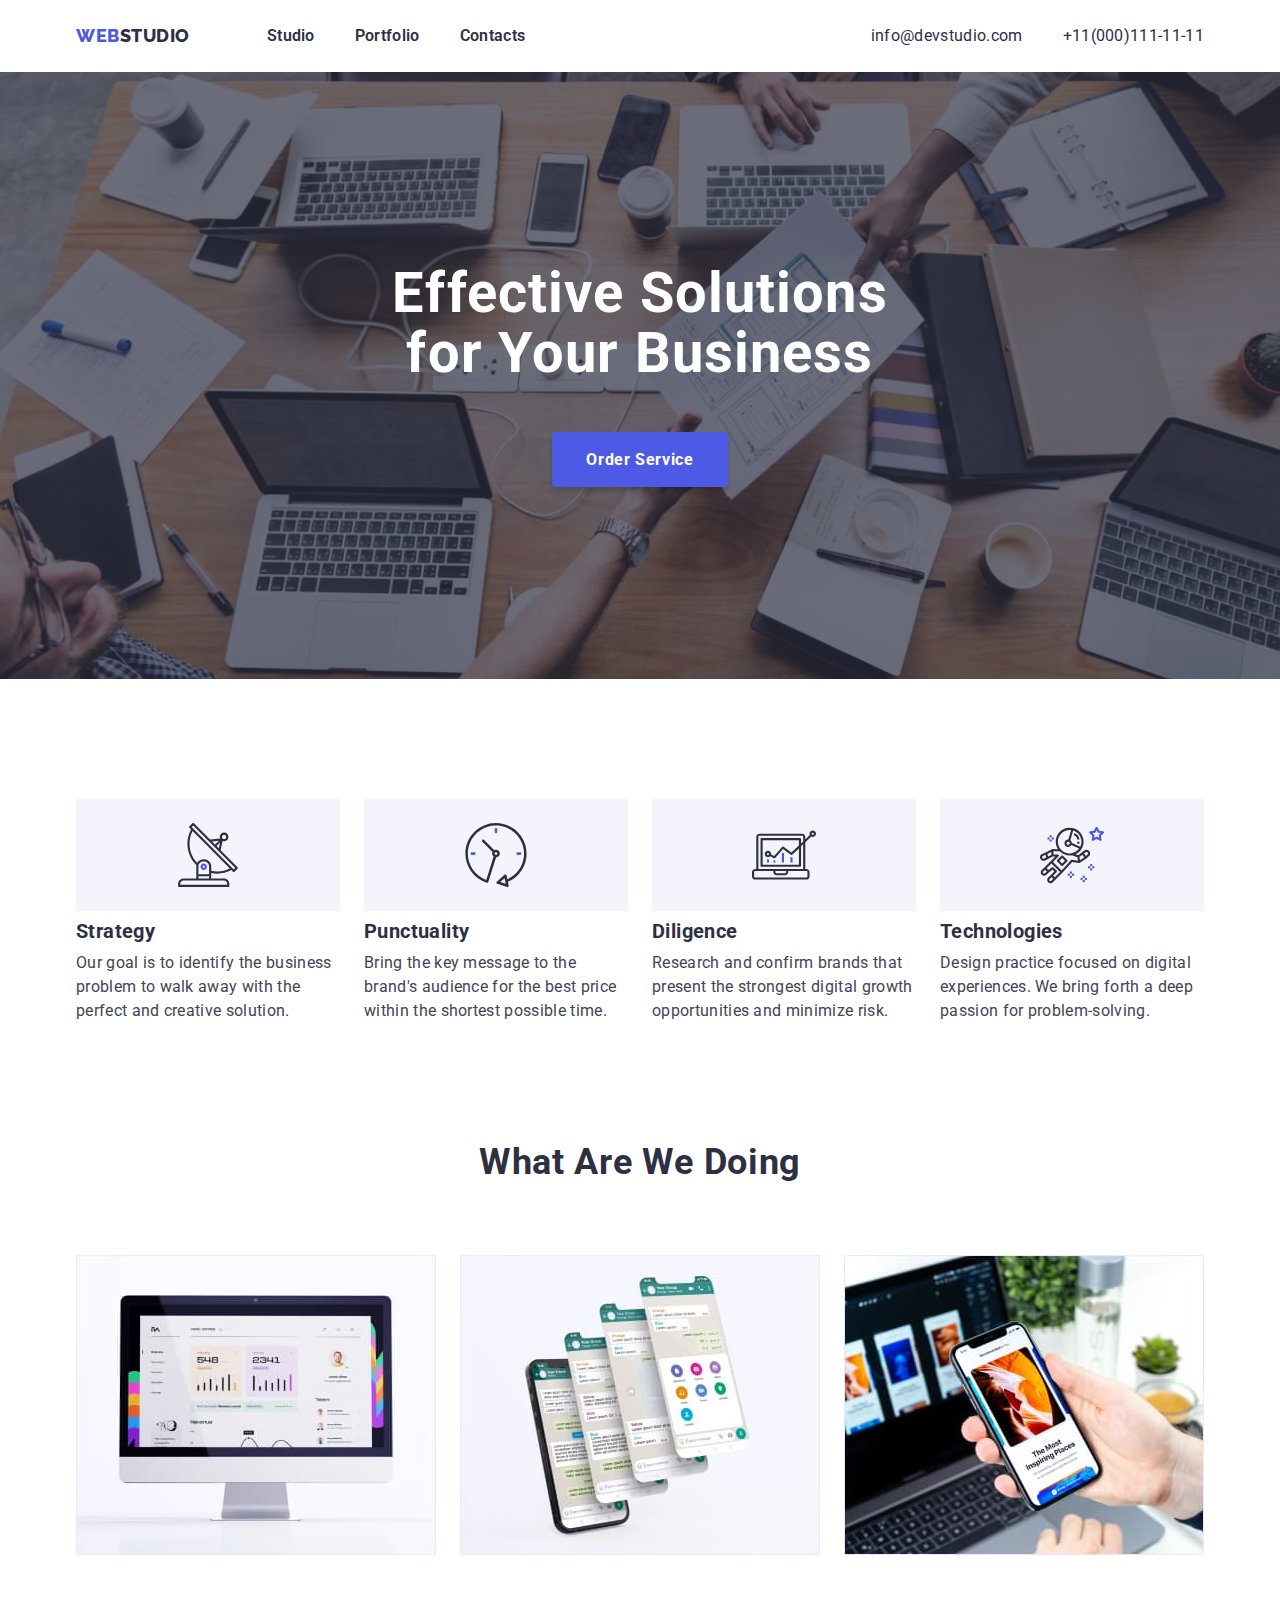
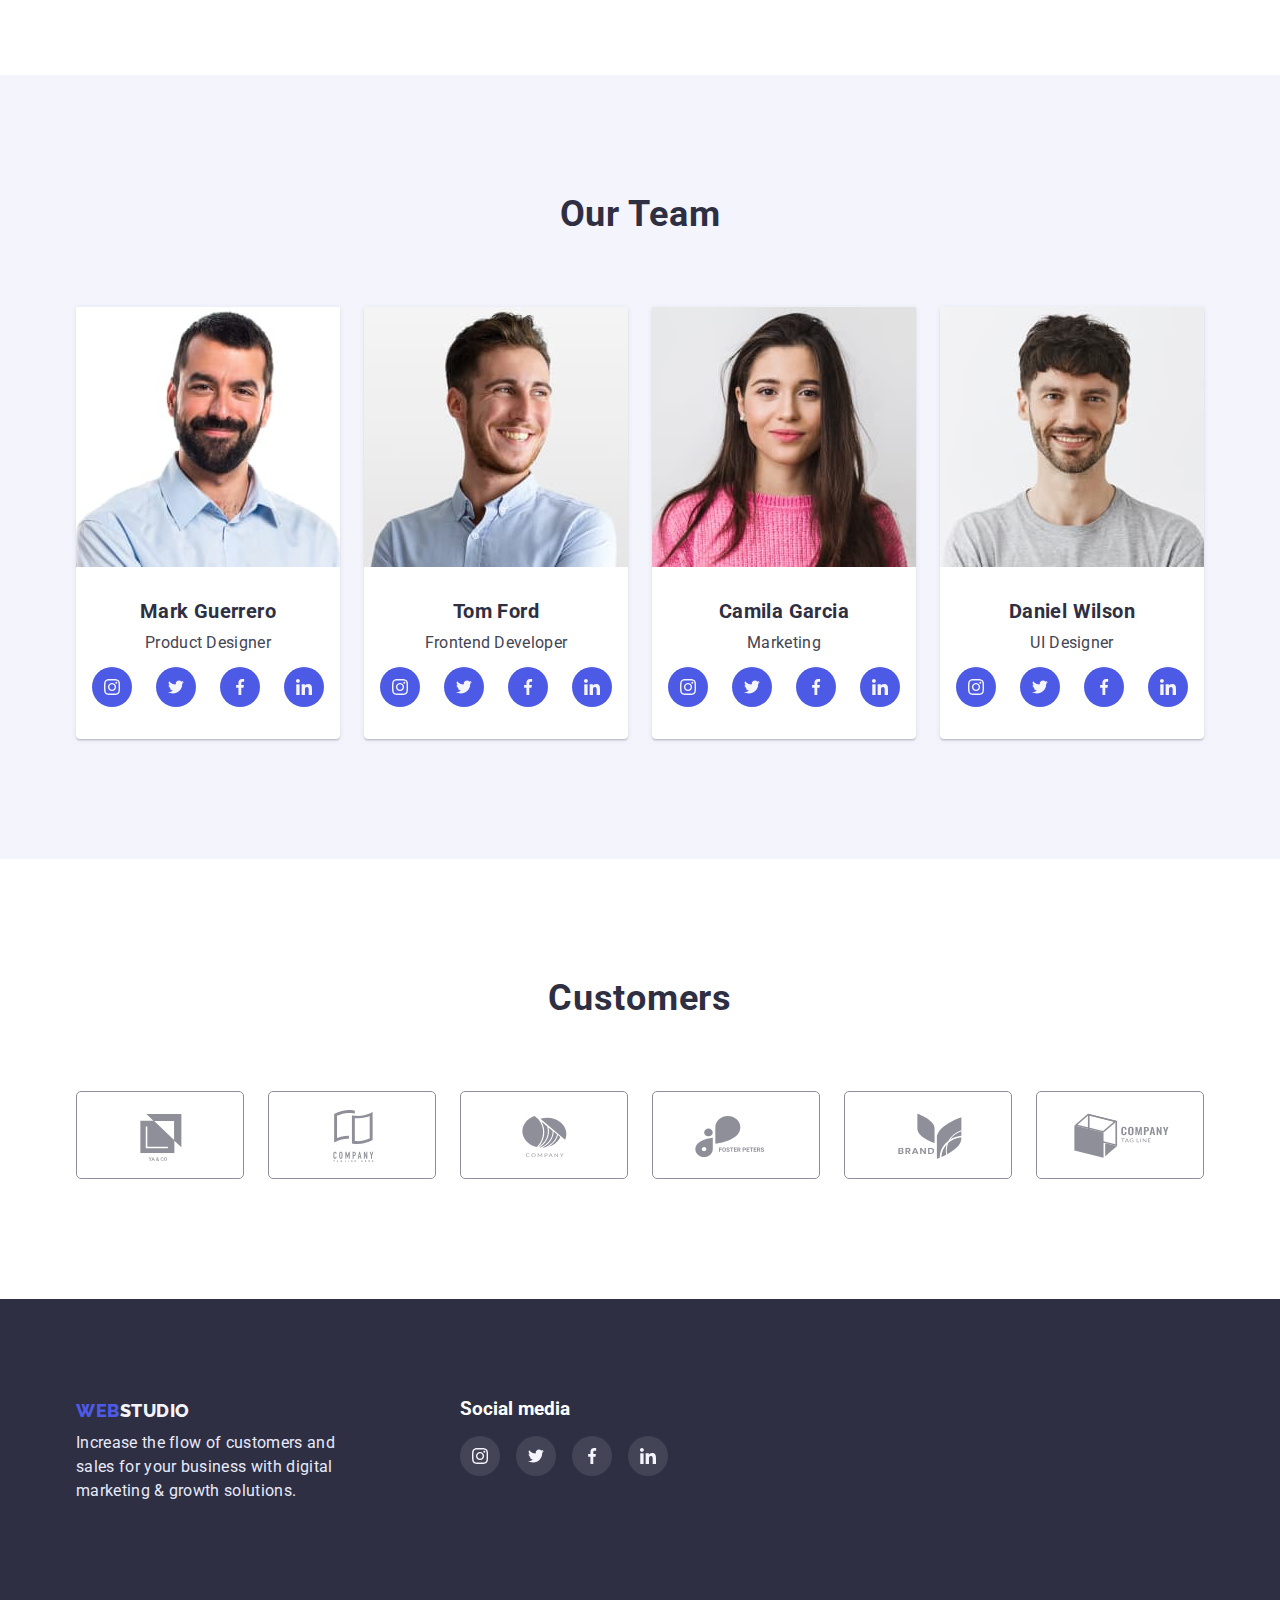
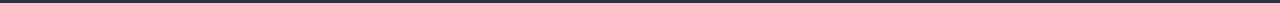
<file: index.html>
<!DOCTYPE html>
<html lang="en">
<head>
    <meta charset="UTF-8">
    <meta http-equiv="X-UA-Compatible" content="IE=edge">
    <meta name="viewport" content="width=device-width, initial-scale=1.0">
    <title>goit-markup-hw-01</title>
    <link rel="preconnect" href="https://fonts.googleapis.com">
    <link rel="preconnect" href="https://fonts.gstatic.com" crossorigin>
    <link href="https://fonts.googleapis.com/css2?family=Raleway:wght@800&family=Roboto:wght@400;500;700;900&display=swap" rel="stylesheet">
    <link rel="stylesheet" href="https://cdn.jsdelivr.net/npm/modern-normalize@1.1.0/modern-normalize.min.css">
    <link rel="stylesheet" href="./css/styles.css">
</head>
<body>
    <!-- =======================HEADER===================== -->
    <header class="page-header">
        <div class="container page-header-contaniar">
        <nav class="page-nav">
        <a class="logo-studio-dark logo" href="/"><span class="logo-web">WEB</span>STUDIO</a>
        <ul class="menu">
            <li><a class="nav-link menu-item" href="./index.html">Studio</a></li>
            <li><a class="nav-link menu-item" href="./portfolio.html">Portfolio</a></li>
            <li><a class="nav-link menu-item" href="" >Contacts</a></li>
        </ul>
        </nav>

        <ul class="communication">
            <li>
                <a class="contacts" href="mailto:info@devstudio.com">info@devstudio.com</a>
            </li> 
            <li>
                <a class="contacts" href="tel:+11(000)111-11-11">+11(000)111-11-11</a>
            </li>
        </ul>
        </div>  
    </header>
    <!-- ======================/HEADER============================= -->
    <main>
    <!-- =======================HERO=============================== -->
        <section class="hero">
            <div class="container">
                <h1 class="hero-title">Effective Solutions for Your Business</h1>
                <button type="button" class="hero-button">Order Service</button>
            </div>
        </section>
    <!-- =======================/HERO============================== -->

    <!-- =======================ABOUT============================== -->

    <!-- COMPANY QUALITY -->
        <section class="company-quality section">
            <div class="container">
            <h2 class="visually-hidden">Company quality</h2>
            <ul class="theses">
                <li>
                    <div class="quality-list-link">
                        <svg class="quality-list-icon" width="64" height="64">
                            <use href="./images/sprite.svg#icon-antenna"></use>
                        </svg>
                    </div>
                    <h3 class="title-description">Strategy</h3>
                    <p class="text">
                        Our goal is to identify the business
                        problem to walk away with the perfect
                        and creative solution. 
                    </p>
                </li>
                <li>
                    <div class="quality-list-link">
                        <svg class="quality-list-icon" width="64" height="64">
                            <use href="./images/sprite.svg#icon-clock"></use>
                        </svg>
                    </div>
                    <h3 class="title-description">Punctuality</h3>  
                    <p class="text">
                        Bring the key message to the brand's audience
                        for the best price within the shortest possible time. 
                    </p>
                </li>
                <li>
                    <div class="quality-list-link">
                        <svg class="quality-list-icon" width="64" height="64">
                            <use href="./images/sprite.svg#icon-diagram"></use>
                        </svg>
                    </div>
                    <h3 class="title-description">Diligence</h3>
                    <p class="text">
                        Research and confirm brands that present
                        the strongest digital growth opportunities
                        and minimize risk. 
                    </p>
                </li>
                <li>
                    <div class="quality-list-link">
                        <svg class="quality-list-icon" width="64" height="64">
                            <use href="./images/sprite.svg#icon-astronaut"></use>
                        </svg>
                    </div>
                    <h3 class="title-description">Technologies</h3>
                    <p class="text">
                        Design practice focused on digital experiences.
                        We bring forth a deep passion for problem-solving. 
                    </p>
                </li>
            </ul>
            </div>
        </section>
    <!-- /COMPANY QUALITY -->  
    
    <!-- OUR WORKS -->
        <section class="our-works section">
            <div class="container">
            <h2 class="title-section">What are we doing</h2>
            <ul class="work-examples">
                <li>
                    <img src="./images/monitor.jpg"
                    alt="monitor"
                    height="300"
                    width="360">
                </li>
                <li>
                    <img src="./images/telephone.jpg"
                    alt="telephone"
                    height="300"
                    width="360">
                </li>
                <li>
                    <img src="./images/notebook.jpg"
                    alt="telephone and notebook"
                    height="300"
                    width="360">
                </li>
            </ul>
            </div>
        </section>
    <!-- /OUR WORKS -->

    <!-- EMPLOYEES -->
        <section class="employees-section section">
            <div class="container">
            <h2 class="title-section">Our Team</h2>
            <ul class="employees">
                <li class="employees-card">
                    <img src="./images/mark.jpg"
                    alt="man"
                    height="260"
                    width="264">
                        <div class="employees-card-content-wrapper">
                            <h3 class="title-description">Mark Guerrero</h3>
                            <p class="text text-team">Product Designer</p>
                            <ul class="social-list">
                                <li class="social-list-item">
                                    <a href="" class="social-list-link">
                                        <svg class="social-list-icon" width="16" height="16">
                                            <use href="./images/sprite.svg#instagram"></use>
                                        </svg>
                                    </a>
                                </li>
                                <li class="social-list-item">
                                    <a href="" class="social-list-link">
                                        <svg class="social-list-icon" width="16" height="16">
                                            <use href="./images/sprite.svg#twitter"></use>
                                        </svg>
                                    </a>
                                </li>
                                <li class="social-list-item">
                                    <a href="" class="social-list-link">
                                        <svg class="social-list-icon" width="16" height="16">
                                            <use href="./images/sprite.svg#facebook"></use>
                                        </svg>
                                    </a>
                                </li>
                                <li class="social-list-item">
                                    <a href="" class="social-list-link">
                                        <svg class="social-list-icon" width="16" height="16">
                                            <use href="./images/sprite.svg#linkedin"></use>
                                        </svg>
                                    </a>
                                </li>
                            </ul>
                        </div>
                </li>
                <li class="employees-card">
                    <img src="./images/tom.jpg"
                    alt="man"
                    height="260"
                    width="264">
                        <div class="employees-card-content-wrapper">
                            <h3 class="title-description">Tom Ford</h3>
                            <p class="text text-team">Frontend Developer</p>
                            <ul class="social-list">
                                <li class="social-list-item">
                                    <a href="" class="social-list-link">
                                        <svg class="social-list-icon" width="16" height="16">
                                            <use href="./images/sprite.svg#instagram"></use>
                                        </svg>
                                    </a>
                                </li>
                                <li class="social-list-item">
                                    <a href="" class="social-list-link">
                                        <svg class="social-list-icon" width="16" height="16">
                                            <use href="./images/sprite.svg#twitter"></use>
                                        </svg>
                                    </a>
                                </li>
                                <li class="social-list-item">
                                    <a href="" class="social-list-link">
                                        <svg class="social-list-icon" width="16" height="16">
                                            <use href="./images/sprite.svg#facebook"></use>
                                        </svg>
                                    </a>
                                </li>
                                <li class="social-list-item">
                                    <a href="" class="social-list-link">
                                        <svg class="social-list-icon" width="16" height="16">
                                            <use href="./images/sprite.svg#linkedin"></use>
                                        </svg>
                                    </a>
                                </li>
                            </ul>
                        </div>
                </li>
                <li class="employees-card">
                    <img src="./images/camila.jpg"
                    alt="women"
                    height="260"
                    width="264">
                        <div class="employees-card-content-wrapper">
                            <h3 class="title-description">Camila Garcia</h3>
                            <p class="text text-team">Marketing</p>
                            <ul class="social-list">
                                <li class="social-list-item">
                                    <a href="" class="social-list-link">
                                        <svg class="social-list-icon" width="16" height="16">
                                            <use href="./images/sprite.svg#instagram"></use>
                                        </svg>
                                    </a>
                                </li>
                                <li class="social-list-item">
                                    <a href="" class="social-list-link">
                                        <svg class="social-list-icon" width="16" height="16">
                                            <use href="./images/sprite.svg#twitter"></use>
                                        </svg>
                                    </a>
                                </li>
                                <li class="social-list-item">
                                    <a href="" class="social-list-link">
                                        <svg class="social-list-icon" width="16" height="16">
                                            <use href="./images/sprite.svg#facebook"></use>
                                        </svg>
                                    </a>
                                </li>
                                <li class="social-list-item">
                                    <a href="" class="social-list-link">
                                        <svg class="social-list-icon" width="16" height="16">
                                            <use href="./images/sprite.svg#linkedin"></use>
                                        </svg>
                                    </a>
                                </li>
                            </ul>
                        </div>
                </li>
                <li class="employees-card">
                    <img src="./images/daniel.jpg"
                    alt="man"
                    height="260"
                    width="264">
                        <div class="employees-card-content-wrapper">
                            <h3 class="title-description">Daniel Wilson</h3>
                            <p class="text text-team">UI Designer</p>
                            <ul class="social-list">
                                <li class="social-list-item">
                                    <a href="" class="social-list-link">
                                        <svg class="social-list-icon" width="16" height="16">
                                            <use href="./images/sprite.svg#instagram"></use>
                                        </svg>
                                    </a>
                                </li>
                                <li class="social-list-item">
                                    <a href="" class="social-list-link">
                                        <svg class="social-list-icon" width="16" height="16">
                                            <use href="./images/sprite.svg#twitter"></use>
                                        </svg>
                                    </a>
                                </li>
                                <li class="social-list-item">
                                    <a href="" class="social-list-link">
                                        <svg class="social-list-icon" width="16" height="16">
                                            <use href="./images/sprite.svg#facebook"></use>
                                        </svg>
                                    </a>
                                </li>
                                <li class="social-list-item">
                                    <a href="" class="social-list-link">
                                        <svg class="social-list-icon" width="16" height="16">
                                            <use href="./images/sprite.svg#linkedin"></use>
                                        </svg>
                                    </a>
                                </li>
                            </ul>
                        </div>
                </li>
            </ul>
            </div>
        </section>
    <!-- /EMPLOYEES -->

    <!-- CUSTOMERS -->
        <section class="section">
            <div class="container">
                <h2 class="title-section">Customers</h2>
                <ul class="customers-list">
                    <li><a href="" class="customers-list-link">
                        <svg class="customers-list-icon" width="104" height="56">
                            <use href="./images/sprite-customers.svg#icon-YACO-1"></use>
                        </svg>
                    </a>
                </li>
                    <li><a href="" class="customers-list-link">
                        <svg class="customers-list-icon" width="104" height="56">
                            <use href="./images/sprite-customers.svg#icon-COMPANY-2"></use>
                        </svg>
                    </a>
                </li>
                    <li><a href="" class="customers-list-link">
                        <svg class="customers-list-icon" width="104" height="56">
                            <use href="./images/sprite-customers.svg#icon-COMPANY-3"></use>
                        </svg>
                    </a>
                </li>
                    <li><a href="" class="customers-list-link">
                        <svg class="customers-list-icon" width="104" height="56">
                            <use href="./images/sprite-customers.svg#icon-FOSTERS-4"></use>
                        </svg>
                    </a>
                </li>
                    <li><a href="" class="customers-list-link">
                        <svg class="customers-list-icon" width="104" height="56">
                            <use href="./images/sprite-customers.svg#icon-BRAND-5"></use>
                        </svg>
                    </a>
                </li>
                    <li><a href="" class="customers-list-link">
                        <svg class="customers-list-icon" width="104" height="56">
                            <use href="./images/sprite-customers.svg#icon-COMPANY-6"></use>
                        </svg>
                    </a>
                </li>
                </ul>
            </div>
        </section>
    <!-- /CUSTOMERS -->
    <!-- ========================/ABOUT======================= -->
    </main>
    <!-- ========================FOOTER======================= -->
    <footer class="footer">
        <div class="container footer-info">
        <div class="footer-description">
            <a class="logo-studio-white" href="/"><span class="logo-web">WEB</span>STUDIO</a>
            <p class="text-footer"> Increase the flow of customers 
            and sales for your business
            with digital marketing & growth solutions.
        </p>
        </div>
        <div class="footer-social-media">
            <h3 class="footer-title">Social media</h3>
            <ul class="footer-social-list">
                <li class="social-list-item">
                    <a href="" class="footer-social-list-link">
                        <svg class="social-list-icon" width="16" height="16">
                            <use href="./images/sprite.svg#instagram"></use>
                        </svg>
                    </a>
                </li>
                <li class="social-list-item">
                    <a href="" class="footer-social-list-link">
                        <svg class="social-list-icon" width="16" height="16">
                            <use href="./images/sprite.svg#twitter"></use>
                        </svg>
                    </a>
                </li>
                <li class="social-list-item">
                    <a href="" class="footer-social-list-link">
                        <svg class="social-list-icon" width="16" height="16">
                            <use href="./images/sprite.svg#facebook"></use>
                        </svg>
                    </a>
                </li>
                <li class="social-list-item">
                    <a href="" class="footer-social-list-link">
                        <svg class="social-list-icon" width="16" height="16">
                            <use href="./images/sprite.svg#linkedin"></use>
                        </svg>
                    </a>
                </li>
            </ul>
        </div>
        </div>
    </footer>
    <!-- ========================/FOOTER====================== -->
</body>
</html>
</file>
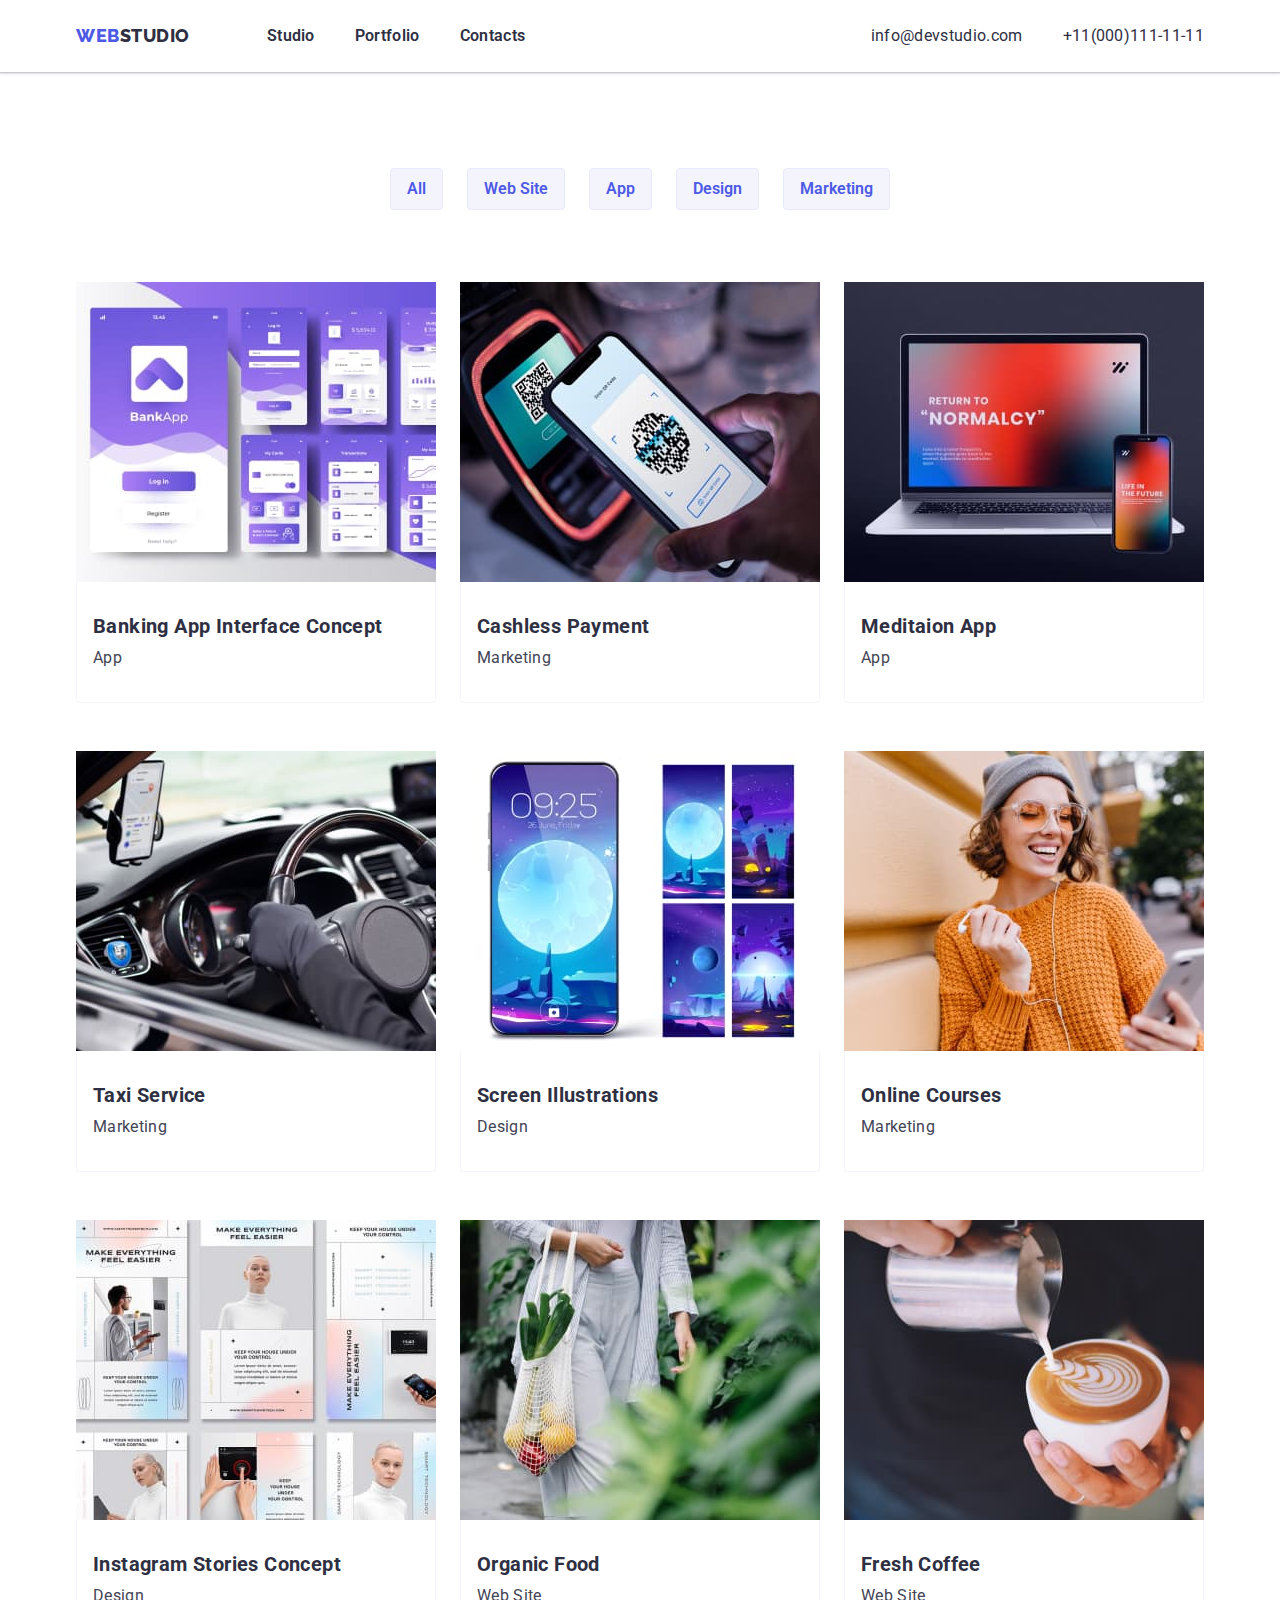
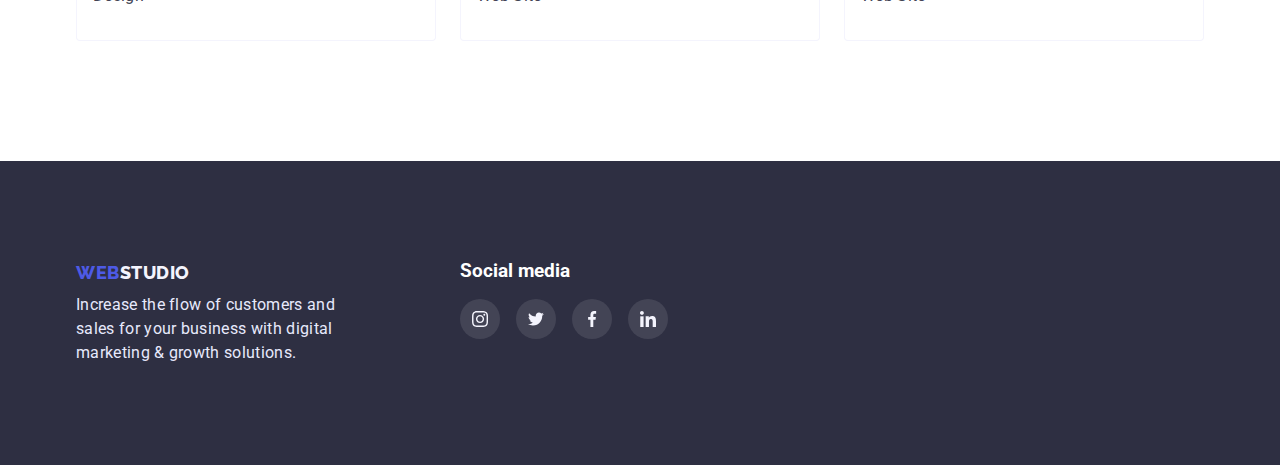
<file: portfolio.html>
<!DOCTYPE html>
<html lang="en">
<head>
    <meta charset="UTF-8">
    <meta http-equiv="X-UA-Compatible" content="IE=edge">
    <meta name="viewport" content="width=device-width, initial-scale=1.0">
    <title>goit-markup-hw-02</title>
    <link rel="preconnect" href="https://fonts.googleapis.com">
    <link rel="preconnect" href="https://fonts.gstatic.com" crossorigin>
    <link href="https://fonts.googleapis.com/css2?family=Raleway:wght@800&family=Roboto:wght@400;500;700;900&display=swap" rel="stylesheet">
    <link rel="stylesheet" href="https://cdn.jsdelivr.net/npm/modern-normalize@1.1.0/modern-normalize.min.css">
    <link rel="stylesheet" href="./css/styles.css">
</head>
<body>
    <!-- =======================HEADER===================== -->
    <header class="page-header">
        <div class="container page-header-contaniar">
        <nav class="page-nav">
        <a class="logo-studio-dark logo" href="/"><span class="logo-web">WEB</span>STUDIO</a>
        <ul class="menu">
            <li><a class="nav-link menu-item" href="./index.html">Studio</a></li>
            <li><a class="nav-link menu-item" href="./portfolio.html">Portfolio</a></li>
            <li><a class="nav-link menu-item" href="" >Contacts</a></li>
        </ul>
        </nav>

        <ul class="communication">
            <li>
                <a class="contacts" href="mailto:info@devstudio.com">info@devstudio.com</a>
            </li> 
            <li>
                <a class="contacts" href="tel:+11(000)111-11-11">+11(000)111-11-11</a>
            </li>
        </ul>
        </div>  
    </header>
    <!-- =======================/HEADER===================== -->
    <main>

        <section class="portfolio-section">
         <div class="container">   
        <h1 class="visually-hidden">Portfolio WEBSTUDIO</h1>

            <ul class="menu-portfolio">
                <li><button type="button" class="menu-button">All</button></li>
                <li><button type="button" class="menu-button">Web Site</button></li>
                <li><button type="button" class="menu-button">App</button></li>
                <li><button type="button" class="menu-button">Design</button></li>
                <li><button type="button" class="menu-button">Marketing</button></li>
            </ul>   
        
            <ul class="works-portfolio">
                <li>
                    <a class="link-works" href="">
                        <img src="./images/Banking-App-Interface-Concept.jpg" 
                        alt="screen banking app"
                        width="360"
                        height="300">
                        <div class="works-card-content-wrapper">
                            <h2 class="title-description">Banking App Interface Concept</h2>
                            <p class="text">App</p>
                        </div> 
                    </a>
                </li>
                <li>
                    <a class="link-works" href="">
                        <img src="./images/Cashless-Payment.jpg"
                        alt="telephone and payment terminal"
                        width="360"
                        height="300">
                        <div class="works-card-content-wrapper">
                            <h2 class="title-description">Cashless Payment</h2>
                            <p class="text">Marketing</p>
                        </div>
                    </a>
                </li>
                <li>
                    <a class="link-works" href="">
                        <img src="./images/Meditaion-App.jpg" 
                        alt="notebook and telephone"
                        width="360"
                        height="300">
                        <div class="works-card-content-wrapper">
                            <h2 class="title-description">Meditaion App</h2>
                            <p class="text">App</p>
                        </div>
                    </a>
                </li>
                <li>
                    <a class="link-works" href="">
                        <img src="./images/Taxi-Service.jpg" 
                        alt="car panel"
                        width="360"
                        height="300">
                        <div class="works-card-content-wrapper">
                            <h2 class="title-description">Taxi Service</h2>
                            <p class="text">Marketing</p>
                        </div> 
                    </a>
                </li>
                <li>
                    <a class="link-works" href="">
                        <img src="./images/Screen-Illustrations.jpg" 
                        alt="Screen telephone"
                        width="360"
                        height="300">
                        <div class="works-card-content-wrapper">
                            <h2 class="title-description">Screen Illustrations</h2>
                            <p class="text">Design</p>
                        </div> 
                    </a>
                </li>
                <li>
                    <a class="link-works" href="">
                        <img src="./images/Online-Courses.jpg" 
                        alt="girl with telephone"
                        width="360"
                        height="300">
                        <div class="works-card-content-wrapper">
                            <h2 class="title-description">Online Courses</h2>
                            <p class="text">Marketing</p>
                        </div>
                    </a>
                </li>
                <li>
                    <a class="link-works" href="">
                        <img src="./images/Instagram-Stories-Concept.jpg" 
                        alt="instagram pages"
                        width="360"
                        height="300">
                        <div class="works-card-content-wrapper">
                            <h2 class="title-description">Instagram Stories Concept</h2>
                            <p class="text">Design</p>
                        </div>
                    </a>
                </li>
                <li>
                    <a class="link-works" href="">
                        <img src="./images/Organic-Food.jpg" 
                        alt="bag with food"
                        width="360"
                        height="300">
                        <div class="works-card-content-wrapper">
                            <h2 class="title-description">Organic Food</h2>
                            <p class="text">Web Site</p>
                        </div>
                    </a>
                </li>
                <li>
                    <a class="link-works" href="">
                        <img src="./images/Fresh-Coffee.jpg" 
                        alt="cup of coffe"
                        width="360"
                        height="300">
                        <div class="works-card-content-wrapper">
                            <h2 class="title-description">Fresh Coffee</h2>
                            <p class="text">Web Site</p>
                        </div>  
                    </a>
                </li>
            </ul>
        </div>    
        </section>
    </main>
    <!-- ========================FOOTER======================= -->
    <footer class="footer">
        <div class="container footer-info">
            <div class="footer-description">
                <a class="logo-studio-white" href="/"><span class="logo-web">WEB</span>STUDIO</a>
                <p class="text-footer"> Increase the flow of customers
                    and sales for your business
                    with digital marketing & growth solutions.
                </p>
            </div>
            <div class="footer-social-media">
                <h3 class="footer-title">Social media</h3>
                <ul class="footer-social-list">
                    <li class="social-list-item">
                        <a href="" class="footer-social-list-link">
                            <svg class="social-list-icon" width="16" height="16">
                                <use href="./images/sprite.svg#instagram"></use>
                            </svg>
                        </a>
                    </li>
                    <li class="social-list-item">
                        <a href="" class="footer-social-list-link">
                            <svg class="social-list-icon" width="16" height="16">
                                <use href="./images/sprite.svg#twitter"></use>
                            </svg>
                        </a>
                    </li>
                    <li class="social-list-item">
                        <a href="" class="footer-social-list-link">
                            <svg class="social-list-icon" width="16" height="16">
                                <use href="./images/sprite.svg#facebook"></use>
                            </svg>
                        </a>
                    </li>
                    <li class="social-list-item">
                        <a href="" class="footer-social-list-link">
                            <svg class="social-list-icon" width="16" height="16">
                                <use href="./images/sprite.svg#linkedin"></use>
                            </svg>
                        </a>
                    </li>
                </ul>
            </div>
        </div>
    </footer>
    <!-- ========================/FOOTER====================== -->
</body>
</html>
</file>
<file: css/styles.css>
:root {
    --primary-font: 'Roboto', sans-serif;
    --secondary-font: 'Raleway', sans-serif;
    --primaty-text-color: #2E2F42;
    --secondary-text-color: #434455;
    --accent-color: #2E2F42;
    --secondary-footer-color: #E7E9FC;
}


h1,h2,h3,h4,p {
    margin-top: 0; 
    margin-bottom: 0;
}

.container {
    width: 1158px;
    margin-left: auto;
    margin-right: auto;
    padding-left: 15px;
    padding-right: 15px;
}

/* ====================COMPONENTS==================== */
/* цвет основного текста h1 #FFFFFF  */
/* цвет второстепенного текста h2 & h3 #2E2F42 */
/* абзац #434455 */

body {
    font-family: var(--primary-font);
    background-color: #FFFFFF;
    color: #434455;
}

.section {
    padding-top: 120px;
    padding-bottom: 120px;
}

ul, ol {
    list-style: none;
    margin-top: 0;
    margin-bottom: 0;
    padding-left: 0;
}

img {
    display: block;
}

.logo-studio-dark,
.logo-studio-white,
.logo-web,
.nav-link,
.contacts,
.link-works {
    text-decoration: none;
}


.text {
    flex-basis: auto;
    margin-top: 8px;
    font-family: var(--primary-font);
    font-size: 16px;
    line-height: 1.5;
    letter-spacing: 0.02em;
    color: var(--secondary-text-color);
}
/* ====================/COMPONENTS==================== */

/* ====================HEADER==================== */

.page-header {
    box-shadow: 0px 2px 1px rgba(46, 47, 66, 0.08),
    0px 1px 1px rgba(46, 47, 66, 0.16),
    0px 1px 6px rgba(46, 47, 66, 0.08)
}

.page-header-contaniar {
    display: flex;
}

.page-nav {
    display: flex;
    align-items: center;
}

.menu {
    display: flex;
    flex-wrap: wrap;
    gap: 40px;
}

.menu-item {
    flex-basis: calc((100% - 80px) / 3);
}


.logo {
    margin-right: 77px;
}

.logo-web {
    color: #4D5AE5;
}

.logo-studio-dark {
    font-family: var(--secondary-font);
    font-weight: 800;
    font-size: 18px;
    line-height: 1.33;
    letter-spacing: 0.03em;
    text-transform: uppercase;
    color: var(--accent-color);
}

.nav-link:hover,
.nav-link:focus {
    color: #4D5AE5;
}
.nav-link {
    padding-top: 24px;
    padding-bottom: 24px;
    display: block;
    font-weight: 600;
    font-size: 16px;
    line-height: 1.5;
    letter-spacing: 0.02em;
    color: var(--accent-color);

}

.communication {
    display: flex;
    flex-wrap: wrap;
    gap: 40px;
    align-items: center;
    margin-left: auto; 
}


.contacts:hover,
.contacts:focus {
    color: #4D5AE5;
}
.contacts {
    padding-top: 24px;
    padding-bottom: 24px;
    display: block;
    font-size: 16px;
    line-height: 1.5;
    letter-spacing: 0.02em;
    color: var(--accent-color);
}

/* =====================/HEADER==================== */

/* =====================HERO====================== */
.hero {
    margin: 0 auto;
    max-width: 1440px;
    text-align: center;
    padding-top: 192px;
    padding-bottom: 192px;
    background-color: var(--accent-color);
    background-image: linear-gradient(rgba(46, 47, 66, 0.7),rgba(46, 47, 66, 0.7)),
    url("../images/Hero-card.jpg");
    background-size: cover;
}


.hero-title {
    width: 496px;
    margin-left: auto;
    margin-right: auto;
    margin-bottom: 48px;
    font-weight: 700;
    font-size: 56px;
    line-height: 1.07;
    text-align: center;
    letter-spacing: 0.02em;
    color: #FFFFFF;
}

.hero-button:hover,
.hero-button:focus {
    color: #FFFFFF;
    background-color: #4D5AE5;
}
.hero-button {
    padding-top: 16px;
    padding-bottom: 16px;
    padding-left: 32px;
    padding-right: 32px;
    font-weight: 700;
    font-size: 16px;
    line-height: 1.19;
    letter-spacing: 0.04em;
    color: #FFFFFF;
    background-color: #4D5AE5;
    border-color: transparent;
    cursor: pointer;
    box-shadow: 0px 4px 4px rgba(0, 0, 0, 0.15);
    border-radius: 4px;
}
/* ======================/HERO====================== */

/* =====================ABOUT==================== */

.visually-hidden {
    position: absolute;
    white-space: nowrap;
    width: 1px;
    height: 1px;
    overflow: hidden;
    border: 0;
    padding: 0;
    clip: rect(0 0 0 0);
    clip-path: inset(50%);
    margin: -1px;
}

.quality-list-link {
    margin-bottom: 8px;
    display: flex;
    justify-content: center;
    align-items: center;
    width: 264px;
    height: 112px;
    background-color: #F4F4FD;
}

.company-quality {
    padding-bottom: 0;
}

.title-section {
    margin-bottom: 72px;
    font-weight: 700;
    font-size: 36px;
    line-height: 1.11;
    text-align: center;
    letter-spacing: 0.02em;
    text-transform: capitalize;
    color: var(--accent-color);
}

.title-description {
    font-weight: 700;
    font-size: 20px;
    line-height: 1.2;
    letter-spacing: 0.02em;
    color: var(--accent-color);
}
/* ============================= COMPANY-QUALITY =======================*/

.theses {
    display: flex;
    gap: 24px;

}

/* ============================= /COMPANY-QUALITY =======================*/

/* ============================= OUR WORKERS ==============================*/

.work-examples {
    display: flex;
    flex-wrap: wrap;
    gap: 24px;
}

/* ============================= /OUR WORKERS ==============================*/

/* =============================== EMPLOYEES ================================ */

.employees-section {
    background-color: #F4F4FD;
}

.text-team {
    margin-bottom: 12px;
}

.employees {
    display: flex;
    flex-wrap: wrap;
    gap: 24px;
}

.employees-card {
    flex-basis: calc((100% - 72px) / 4);
    background-color: #FFFFFF;
    box-shadow: 0px 1px 6px rgba(46, 47, 66, 0.08),
    0px 1px 1px rgba(46, 47, 66, 0.16),
    0px 2px 1px rgba(46, 47, 66, 0.08);
    border-radius: 0px 0px 4px 4px;
}

.employees-card-content-wrapper {
    padding-top: 32px;
    padding-left: 16px;
    padding-right: 16px;
    padding-bottom: 32px;
    text-align: center;
}

.social-list {
    display: flex;
    gap: 24px;
}

.social-list-link {
    display: flex;
    justify-content: center;
    align-items: center;
    width: 40px;
    height: 40px;
    border-radius: 50%;
    background-color: #4D5AE5;
}
    

/* =============================== /EMPLOYEES ================================ */

/* ==============================CUSTOMERS ================================= */

.customers-list {
    display: flex;
    gap: 24px;
}

.customers-list-link:hover,
.customers-list-link:focus {
    border: 1px solid #4D5AE5;
    color: #4D5AE5;
}

.customers-list-icon {
    fill: currentColor;
}

.customers-list-link {
    display: flex;
    justify-content: center;
    align-items: center;
    border: 1px solid rgba(142, 143, 153, 1);
    width: 168px;
    height: 88px;
    border-radius: 5px;
    color: rgba(142, 143, 153, 1);
}




/* =============================/CUSTOMERS ================================= */

/* =====================/ABOUT==================== */

/* ======================FOOTER===================== */
.footer {
    padding-top: 100px;
    padding-bottom: 100px;
    background-color: var(--accent-color);
}

.logo-web {
    color: #4D5AE5;
}

.logo-studio-white {
    font-family: var(--secondary-font);
    font-weight: 800;
    font-size: 18px;
    line-height: 1.33;
    letter-spacing: 0.03em;
    text-transform: uppercase;
    color: #F4F4FD;
}
.footer-title {
    color: #FFFFFF;
    margin-bottom: 16px;
}
.text-footer {
    margin-top: 8px;
    width: 264px;
    font-size: 16px;
    line-height: 1.5;
    letter-spacing: 0.02em;
    color: var(--secondary-footer-color);
}

.footer-info {
    display: flex;  
}

.footer-description {
    display: block;
    margin-right: 120px;
}

.footer-social-media {
    display: block;
    
}

.footer-social-list {
    display: flex;
    gap: 16px;
}

.footer-social-list-link:focus,
.footer-social-list-link:hover {
    background-color: #31D0AA;
}

.footer-social-list-link {
    display: flex;
    justify-content: center;
    align-items: center;
    width: 40px;
    height: 40px;
    border-radius: 50%;
    background-color: rgba(255, 255, 255, 0.1);
}
/* ======================/FOOTER===================== */

/* ======================MAIN PORTFOLIO===================== */

.portfolio-section {
    padding-top: 96px;
    padding-bottom: 120px;
}

.menu-button:hover,
.menu-button:focus {
    color: #FFFFFF;
    background-color: #4D5AE5;
    box-shadow: 0px 3px 1px
    rgba(0, 0, 0, 0.1), 0px 2px 1px
    rgba(0, 0, 0, 0.08), 0px 2px 2px
    rgba(0, 0, 0, 0.12);
    border-color: transparent;
}

.menu-button {
    font-weight: 600;
    font-size: 16px;
    line-height: 1.5;
    padding: 8px 16px;
    background-color: #F4F4FD;
    border: 1px solid #E7E9FC;
    color: #4D5AE5;
    cursor: pointer;
    border-radius: 4px;
}

.menu-portfolio {
    margin-bottom: 72px;
    display: flex;
    flex-wrap: wrap;
    justify-content: center;
    gap: 24px;
}

.works-portfolio {
    display: flex;
    flex-wrap: wrap;
    row-gap: 48px;
    column-gap: 24px;
}

.link-works:hover,
.link-works:focus {
    box-shadow: 0px 1px 6px rgba(46, 47, 66, 0.08),
    0px 1px 1px rgba(46, 47, 66, 0.16),
    0px 2px 1px rgba(46, 47, 66, 0.08);
    
}
.link-works {
    display: block;
}

.works-card-content-wrapper:focus {
    box-shadow: 0px 1px 6px rgba(46, 47, 66, 0.08),
    0px 1px 1px rgba(46, 47, 66, 0.16),
    0px 2px 1px rgba(46, 47, 66, 0.08);
}


.works-card-content-wrapper {
    padding-top: 32px;
    padding-left: 16px;
    padding-right: 16px;
    padding-bottom: 32px;
    border-radius: 0px 0px 4px 4px;
    border-left: 0.5px solid #F4F4FD;
    border-right: 0.5px solid #F4F4FD;
    border-bottom: 0.5px solid #F4F4FD;
}
/* ======================/MAIN PORTFOLIO===================== */
</file>
